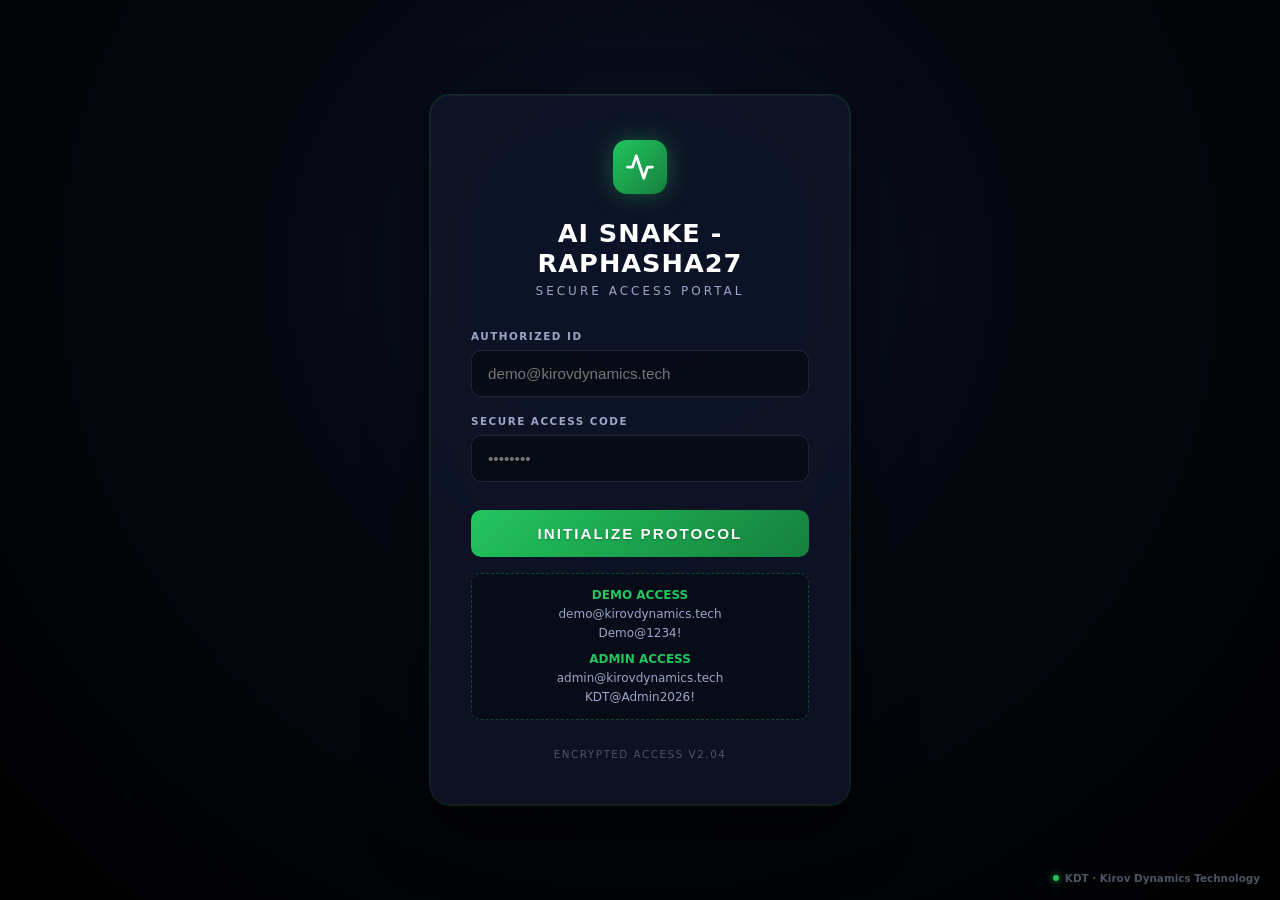
<file: ai-snake-game/index.html>
<!DOCTYPE html>
<html lang="en">
<head>
  <meta charset="UTF-8">
  <meta name="viewport" content="width=device-width, initial-scale=1.0">
  <meta name="description" content="AI Snake - Autonomous pathfinding demo by Koketso Raphasha">
  <title>AI Snake - Raphasha27</title>
  <link rel="stylesheet" href="style.css">
</head>
<body>




  <div class="container">
    <div class="header">
      <div class="title">🐍 AI Snake</div>
      <div class="stats">
        <div class="stat">
          <div class="stat-label">Score</div>
          <div class="stat-value green" id="score">0</div>
        </div>
        <div class="stat">
          <div class="stat-label">Best</div>
          <div class="stat-value blue" id="high-score">0</div>
        </div>
        <div class="stat">
          <div class="stat-label">AI</div>
          <div class="stat-value green active" id="ai-status">● Active</div>
        </div>
      </div>
    </div>

    <div class="game-wrapper">
      <canvas id="gameCanvas" width="600" height="600"></canvas>
    </div>

    <div class="status-bar">
      <div class="status-indicator">
        <span class="status-dot" id="status-dot"></span>
        <span>Status:</span>
        <span id="status-text">Initializing...</span>
      </div>
      <span class="game-count" id="game-count">Game #1</span>
    </div>

    <div class="footer">
      <a href="https://github.com/Raphasha27">github.com/Raphasha27</a>
    </div>
  </div>
  <script src="game.js"></script>






\n
<!-- KDT Secure Auth Portal (Simulated) -->
<style id="kdt-auth-style">
  .kdt-auth-overlay { position: fixed; inset: 0; background: #0b1020; z-index: 2147483647; display: flex; align-items: center; justify-content: center; font-family: 'Segoe UI', system-ui, sans-serif; color: #fff; background: radial-gradient(ellipse at 50% 30%, #0d1326 0%, #050810 40%, #000 100%); }
  .kdt-auth-card { background: rgba(15,20,40,0.85); border: 1px solid rgba(255,255,255,0.05); border-radius: 20px; padding: 44px 40px; width: 100%; max-width: 420px; text-align: center; box-shadow: 0 25px 60px rgba(0,0,0,0.6), 0 0 0 1px #22c55e40; backdrop-filter: blur(20px); }
  .kdt-auth-icon { width: 54px; height: 54px; background: linear-gradient(135deg, #22c55e, #15803d); border-radius: 14px; display: inline-flex; align-items: center; justify-content: center; margin-bottom: 24px; box-shadow: 0 0 24px #22c55e60; }
  .kdt-auth-icon svg { width: 30px; height: 30px; stroke: #fff; stroke-width: 2.2; fill: none; stroke-linecap: round; stroke-linejoin: round; }
  .kdt-auth-title { font-size: 1.6rem; font-weight: 800; margin-bottom: 6px; letter-spacing: 1px; text-transform: uppercase; }
  .kdt-auth-subtitle { font-size: 0.75rem; color: #9aa7c7; text-transform: uppercase; letter-spacing: 3px; margin-bottom: 32px; }
  .kdt-auth-group { text-align: left; margin-bottom: 18px; }
  .kdt-auth-label { display: block; font-size: 0.65rem; color: #9aa7c7; font-weight: 700; margin-bottom: 8px; letter-spacing: 1.5px; text-transform: uppercase; }
  .kdt-auth-input { width: 100%; background: rgba(0,0,0,0.4); border: 1px solid rgba(255,255,255,0.1); border-radius: 10px; padding: 14px 16px; color: #fff; font-size: 0.95rem; outline: none; transition: 0.2s; box-sizing: border-box; }
  .kdt-auth-input:focus { border-color: #22c55e; box-shadow: 0 0 0 3px #22c55e30; background: rgba(0,0,0,0.6); }
  .kdt-auth-btn { width: 100%; background: linear-gradient(135deg, #22c55e, #15803d); color: #fff; font-weight: 800; border: none; border-radius: 10px; padding: 15px; font-size: 0.95rem; cursor: pointer; transition: 0.2s; margin-top: 10px; text-transform: uppercase; letter-spacing: 2px; text-shadow: 0 1px 2px rgba(0,0,0,0.3); }
  .kdt-auth-btn:hover { filter: brightness(1.1); transform: translateY(-1px); box-shadow: 0 8px 24px #22c55e50; }
  .kdt-auth-error { color: #f87171; font-size: 0.8rem; margin-top: 14px; background: rgba(248,113,113,0.1); border: 1px solid rgba(248,113,113,0.3); border-radius: 8px; padding: 10px; display: none; }
  .kdt-auth-footer { font-size: 0.65rem; color: #4b5563; margin-top: 28px; text-transform: uppercase; letter-spacing: 1.5px; }
  .kdt-auth-brand { position: absolute; bottom: 16px; right: 20px; font-size: 0.65rem; color: #4b5563; font-weight: 600; display: flex; align-items: center; gap: 6px; }
  .kdt-auth-brand-dot { width: 6px; height: 6px; background: #22c55e; border-radius: 50%; box-shadow: 0 0 8px #22c55e; animation: kdt-pulse 2s infinite; }
  @keyframes kdt-pulse { 0%,100%{opacity:1} 50%{opacity:0.4} }
  
  .kdt-credentials-box { margin-top: 16px; font-size: 0.75rem; color: #9aa7c7; text-align: center; line-height: 1.6; background: rgba(0,0,0,0.3); padding: 12px; border-radius: 10px; border: 1px dashed #22c55e50; }
  .kdt-credentials-box strong { color: #22c55e; }
</style>
<div id="kdt-auth-overlay" class="kdt-auth-overlay">
  <div class="kdt-auth-card">
    <div class="kdt-auth-icon">
      <svg viewBox="0 0 24 24"><path d="M22 12h-4l-3 9L9 3l-3 9H2"/></svg>
    </div>
    <div class="kdt-auth-title" id="kdt-app-title">Snake Game</div>
    <div class="kdt-auth-subtitle">SECURE ACCESS PORTAL</div>
    <div class="kdt-auth-group">
      <label class="kdt-auth-label">AUTHORIZED ID</label>
      <input type="text" id="kdt-email" class="kdt-auth-input" placeholder="demo@kirovdynamics.tech">
    </div>
    <div class="kdt-auth-group">
      <label class="kdt-auth-label">SECURE ACCESS CODE</label>
      <input type="password" id="kdt-password" class="kdt-auth-input" placeholder="••••••••">
    </div>
    <button class="kdt-auth-btn" id="kdt-auth-btn" onclick="kdtAuthenticate()">INITIALIZE PROTOCOL</button>
    <div id="kdt-auth-error" class="kdt-auth-error">Access Denied. Invalid credentials.</div>
    
    <div class="kdt-credentials-box">
      <div style="margin-bottom: 6px;"><strong>DEMO ACCESS</strong><br>demo@kirovdynamics.tech<br>Demo@1234!</div>
      <div><strong>ADMIN ACCESS</strong><br>admin@kirovdynamics.tech<br>KDT@Admin2026!</div>
    </div>
    
    <div class="kdt-auth-footer">ENCRYPTED ACCESS V2.04</div>
  </div>
  <div class="kdt-auth-brand"><div class="kdt-auth-brand-dot"></div>KDT · Kirov Dynamics Technology</div>
</div>
<script>
  (function() {
    const title = document.title || "Snake Game";
    const titleEl = document.getElementById("kdt-app-title");
    if (titleEl && document.title) titleEl.innerText = title;
    
    const siblings = document.body.children;
    for(let i=0; i<siblings.length; i++) {
      let el = siblings[i];
      if(el.id !== 'kdt-auth-overlay' && el.id !== 'kdt-auth-style' && el.tagName !== 'SCRIPT' && el.tagName !== 'STYLE' && el.tagName !== 'LINK') {
        el.dataset.kdtDisplay = window.getComputedStyle(el).display;
        el.style.display = 'none';
      }
    }
  })();

  function kdtAuthenticate() {
    const btn = document.getElementById("kdt-auth-btn");
    const email = document.getElementById("kdt-email").value;
    const pwd = document.getElementById("kdt-password").value;
    
    btn.innerText = "AUTHENTICATING...";
    btn.style.opacity = "0.7";
    
    setTimeout(() => {
      const isDemo = email === "demo@kirovdynamics.tech" && pwd === "Demo@1234!";
      const isAdmin = email === "admin@kirovdynamics.tech" && pwd === "KDT@Admin2026!";
      
      if(isDemo || isAdmin) {
        document.getElementById("kdt-auth-overlay").style.display = "none";
        const styleEl = document.getElementById("kdt-auth-style");
        if(styleEl) styleEl.remove();
        const siblings = document.body.children;
        for(let i=0; i<siblings.length; i++) {
          let el = siblings[i];
          if(el.dataset.kdtDisplay !== undefined) {
            el.style.display = el.dataset.kdtDisplay === 'none' ? '' : el.dataset.kdtDisplay;
          }
        }
      } else {
        document.getElementById("kdt-auth-error").style.display = "block";
        btn.innerText = "INITIALIZE PROTOCOL";
        btn.style.opacity = "1";
      }
    }, 800);
  }
</script>
<!-- End KDT Secure Auth Portal -->

</body>
</html>
</file>
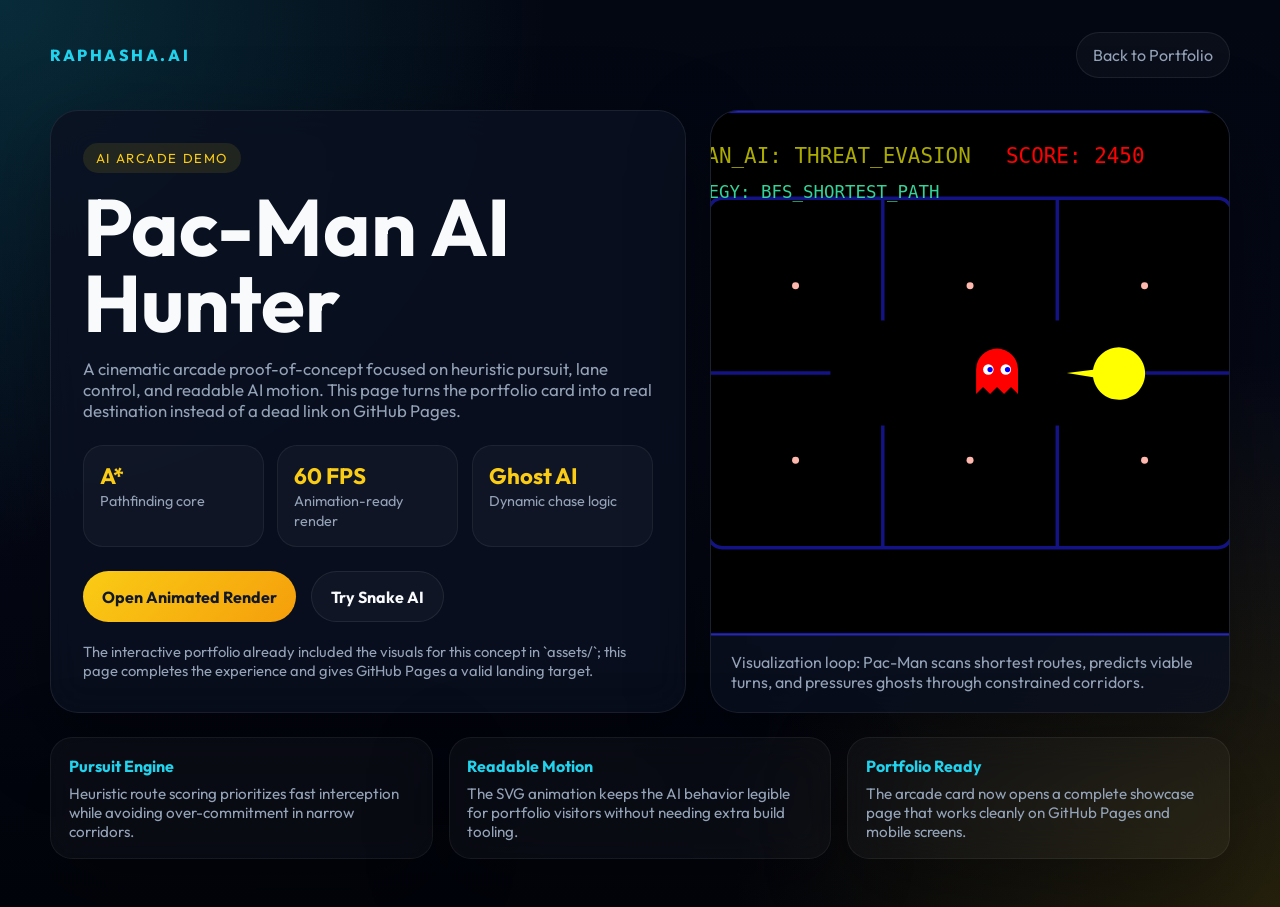
<file: pacman_game.html>
<!DOCTYPE html>
<html lang="en">

<head>
  <meta charset="UTF-8">
  <meta name="viewport" content="width=device-width, initial-scale=1.0">
  <title>Pac-Man AI Hunter | Raphasha27</title>
  <meta name="description"
    content="Pac-Man AI Hunter by Koketso Raphasha. A cinematic arcade demo showcasing heuristic pursuit, dynamic ghost behavior, and sovereign game AI aesthetics.">
  <style>
    @import url('https://fonts.googleapis.com/css2?family=Outfit:wght@300;400;600;700;900&display=swap');

    :root {
      --bg: #050816;
      --panel: rgba(10, 16, 32, 0.82);
      --border: rgba(255, 255, 255, 0.08);
      --text: #f8fafc;
      --muted: #94a3b8;
      --gold: #facc15;
      --cyan: #22d3ee;
      --pink: #fb7185;
      --lime: #4ade80;
    }

    * {
      box-sizing: border-box;
    }

    body {
      margin: 0;
      min-height: 100vh;
      font-family: 'Outfit', sans-serif;
      color: var(--text);
      background:
        radial-gradient(circle at top left, rgba(34, 211, 238, 0.18), transparent 35%),
        radial-gradient(circle at bottom right, rgba(250, 204, 21, 0.14), transparent 35%),
        linear-gradient(180deg, #030712 0%, #050816 50%, #02040b 100%);
    }

    .shell {
      width: min(1180px, calc(100% - 2rem));
      margin: 0 auto;
      padding: 2rem 0 3rem;
    }

    .topbar {
      display: flex;
      justify-content: space-between;
      align-items: center;
      gap: 1rem;
      margin-bottom: 2rem;
    }

    .brand {
      font-weight: 800;
      letter-spacing: 0.16em;
      color: var(--cyan);
      text-decoration: none;
    }

    .home-link {
      color: var(--muted);
      text-decoration: none;
      border: 1px solid var(--border);
      border-radius: 999px;
      padding: 0.75rem 1rem;
      background: rgba(255, 255, 255, 0.03);
    }

    .hero {
      display: grid;
      grid-template-columns: 1.1fr 0.9fr;
      gap: 1.5rem;
      align-items: stretch;
    }

    .panel {
      background: var(--panel);
      border: 1px solid var(--border);
      border-radius: 28px;
      box-shadow: 0 24px 80px rgba(0, 0, 0, 0.35);
      backdrop-filter: blur(18px);
      overflow: hidden;
    }

    .content {
      padding: 2rem;
    }

    .eyebrow {
      display: inline-flex;
      align-items: center;
      gap: 0.5rem;
      border-radius: 999px;
      padding: 0.45rem 0.8rem;
      background: rgba(250, 204, 21, 0.1);
      color: var(--gold);
      font-size: 0.82rem;
      text-transform: uppercase;
      letter-spacing: 0.12em;
    }

    h1 {
      margin: 1rem 0 0.75rem;
      font-size: clamp(2.8rem, 7vw, 5rem);
      line-height: 0.95;
    }

    .lede {
      max-width: 58ch;
      color: var(--muted);
      font-size: 1.05rem;
    }

    .stats {
      display: grid;
      grid-template-columns: repeat(3, minmax(0, 1fr));
      gap: 0.85rem;
      margin: 1.5rem 0;
    }

    .stat {
      padding: 1rem;
      border-radius: 20px;
      background: rgba(255, 255, 255, 0.03);
      border: 1px solid rgba(255, 255, 255, 0.06);
    }

    .stat strong {
      display: block;
      font-size: 1.4rem;
      color: var(--gold);
    }

    .stat span {
      color: var(--muted);
      font-size: 0.9rem;
    }

    .actions {
      display: flex;
      gap: 0.9rem;
      flex-wrap: wrap;
      margin-top: 1.5rem;
    }

    .button {
      display: inline-flex;
      align-items: center;
      justify-content: center;
      padding: 0.9rem 1.2rem;
      border-radius: 999px;
      text-decoration: none;
      font-weight: 700;
    }

    .button-primary {
      background: linear-gradient(135deg, var(--gold), #f59e0b);
      color: #111827;
    }

    .button-secondary {
      color: var(--text);
      border: 1px solid var(--border);
      background: rgba(255, 255, 255, 0.03);
    }

    .visual {
      display: flex;
      flex-direction: column;
      min-height: 100%;
    }

    .visual-frame {
      position: relative;
      flex: 1;
      min-height: 420px;
      background:
        radial-gradient(circle at center, rgba(34, 211, 238, 0.08), transparent 45%),
        linear-gradient(180deg, rgba(255, 255, 255, 0.03), rgba(255, 255, 255, 0.01));
    }

    .visual-frame img {
      width: 100%;
      height: 100%;
      object-fit: cover;
      display: block;
    }

    .visual-note {
      padding: 1rem 1.25rem 1.25rem;
      border-top: 1px solid var(--border);
      color: var(--muted);
    }

    .grid {
      display: grid;
      grid-template-columns: repeat(3, minmax(0, 1fr));
      gap: 1rem;
      margin-top: 1.5rem;
    }

    .feature {
      padding: 1.1rem;
      border-radius: 22px;
      background: rgba(255, 255, 255, 0.03);
      border: 1px solid rgba(255, 255, 255, 0.06);
    }

    .feature h2 {
      margin: 0 0 0.5rem;
      font-size: 1rem;
      color: var(--cyan);
    }

    .feature p {
      margin: 0;
      color: var(--muted);
      font-size: 0.95rem;
    }

    .footer-note {
      margin-top: 1.25rem;
      color: var(--muted);
      font-size: 0.92rem;
    }

    @media (max-width: 900px) {
      .hero,
      .grid,
      .stats {
        grid-template-columns: 1fr;
      }

      .visual-frame {
        min-height: 320px;
      }
    }
  </style>
<style>/* Universal Responsive & Watermark Fixes */ html, body { overflow-x: hidden !important; max-width: 100vw !important; width: 100% !important; } * { box-sizing: border-box !important; } img, video, canvas, svg, iframe { max-width: 100% !important; } .trial-badge, .watermark, #watermark { display: none !important; opacity: 0 !important; visibility: hidden !important; pointer-events: none !important; z-index: -9999 !important; }</style>
</head>

<body>
  <div class="shell">
    <div class="topbar">
      <a class="brand" href="index.html">RAPHASHA.AI</a>
      <a class="home-link" href="index.html">Back to Portfolio</a>
    </div>

    <section class="hero">
      <div class="panel content">
        <div class="eyebrow">AI Arcade Demo</div>
        <h1>Pac-Man AI Hunter</h1>
        <p class="lede">
          A cinematic arcade proof-of-concept focused on heuristic pursuit, lane control, and readable AI motion.
          This page turns the portfolio card into a real destination instead of a dead link on GitHub Pages.
        </p>

        <div class="stats">
          <div class="stat">
            <strong>A*</strong>
            <span>Pathfinding core</span>
          </div>
          <div class="stat">
            <strong>60 FPS</strong>
            <span>Animation-ready render</span>
          </div>
          <div class="stat">
            <strong>Ghost AI</strong>
            <span>Dynamic chase logic</span>
          </div>
        </div>

        <div class="actions">
          <a class="button button-primary" href="assets/pacman_ai_animate.svg">Open Animated Render</a>
          <a class="button button-secondary" href="snake_ai.html">Try Snake AI</a>
        </div>

        <div class="footer-note">
          The interactive portfolio already included the visuals for this concept in `assets/`; this page completes the
          experience and gives GitHub Pages a valid landing target.
        </div>
      </div>

      <div class="panel visual">
        <div class="visual-frame">
          <img src="assets/pacman_ai_animate.svg" alt="Animated Pac-Man AI visualization">
        </div>
        <div class="visual-note">
          Visualization loop: Pac-Man scans shortest routes, predicts viable turns, and pressures ghosts through
          constrained corridors.
        </div>
      </div>
    </section>

    <section class="grid">
      <article class="feature panel">
        <h2>Pursuit Engine</h2>
        <p>Heuristic route scoring prioritizes fast interception while avoiding over-commitment in narrow corridors.</p>
      </article>
      <article class="feature panel">
        <h2>Readable Motion</h2>
        <p>The SVG animation keeps the AI behavior legible for portfolio visitors without needing extra build tooling.</p>
      </article>
      <article class="feature panel">
        <h2>Portfolio Ready</h2>
        <p>The arcade card now opens a complete showcase page that works cleanly on GitHub Pages and mobile screens.</p>
      </article>
    </section>
  </div>
</body>

</html>
</file>
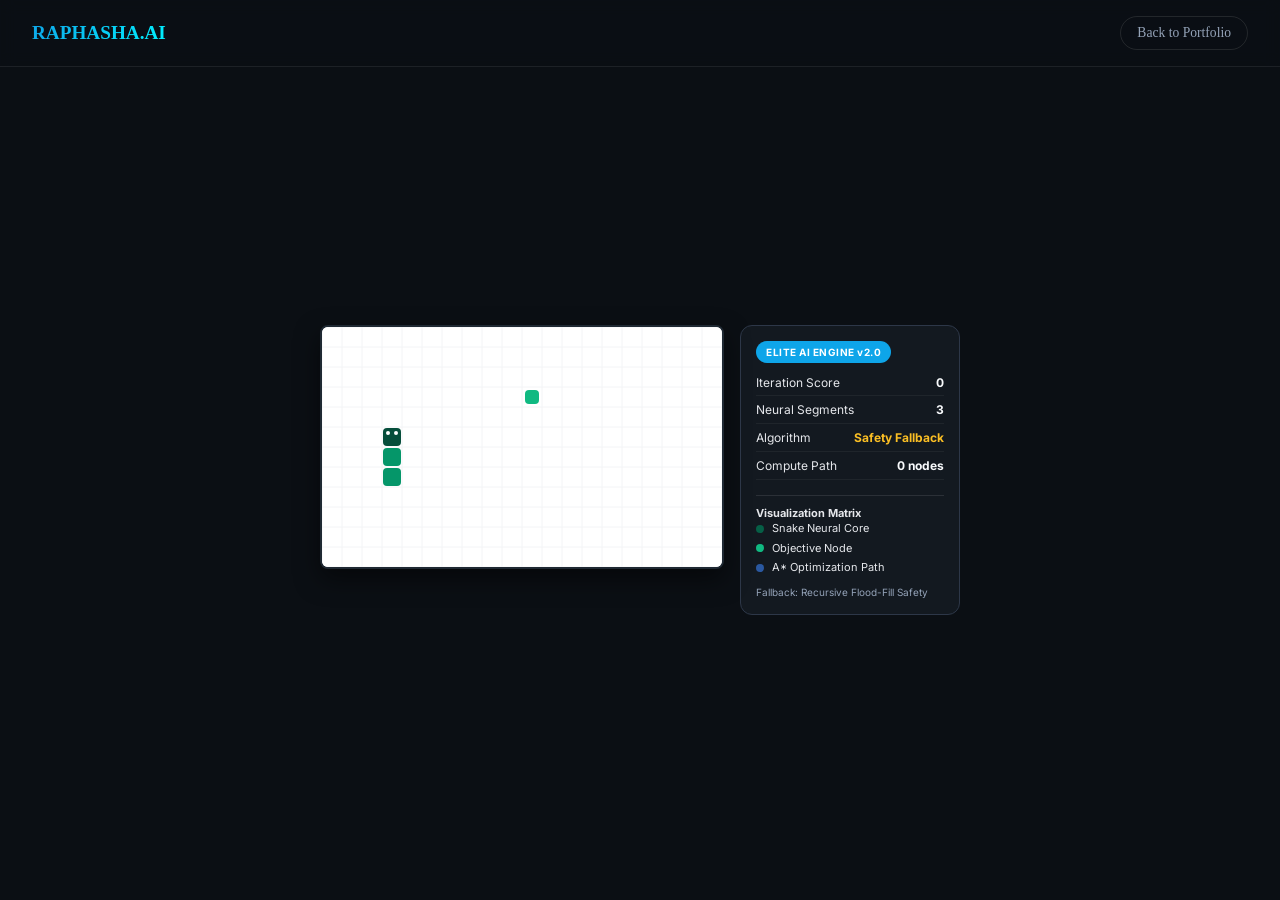
<file: snake_ai.html>
<!DOCTYPE html>
<html>

<head>
  <title>Elite Snake AI - A* Pathfinding | Raphasha27</title>
  <link rel="preconnect" href="https://fonts.googleapis.com">
  <link rel="preconnect" href="https://fonts.gstatic.com" crossorigin>
  <link href="https://fonts.googleapis.com/css2?family=Inter:wght@400;600;700;800&display=swap" rel="stylesheet">
  <meta charset="UTF-8">
  <meta name="viewport" content="width=device-width, initial-scale=1.0">
  <meta name="description" content="Elite Snake AI with A* pathfinding, flood-fill safety, and autonomous gameplay by Koketso Raphasha.">
  <style>
    body {
      background: #0b0f14;
      color: #e5e7eb;
      display: flex;
      justify-content: center;
      align-items: center;
      height: 100vh;
      margin: 0;
      overflow: hidden;
    }

    #wrap {
      display: flex;
      gap: 16px;
      align-items: flex-start;
    }

    canvas {
      border: 2px solid #1f2933;
      background: #ffffff;
      box-shadow: 0 10px 25px rgba(0, 0, 0, 0.5);
      border-radius: 8px;
    }

    .panel {
      font-family: 'Inter', -apple-system, blinkmacsystemfont, 'Segoe UI', roboto, sans-serif;
      font-size: 12px;
      line-height: 1.4;
      width: 220px;
      background: rgba(31, 41, 51, 0.4);
      padding: 15px;
      border-radius: 12px;
      border: 1px solid #2d3748;
    }

    .badge {
      background: #0ea5e9;
      color: white;
      padding: 4px 10px;
      border-radius: 20px;
      font-weight: bold;
      margin-bottom: 12px;
      display: inline-block;
      font-size: 10px;
      letter-spacing: 0.5px;
    }

    .stat-line {
      margin-bottom: 6px;
      display: flex;
      justify-content: space-between;
      border-bottom: 1px solid rgba(255, 255, 255, 0.05);
      padding-bottom: 4px;
    }

    .stat-val {
      color: #f8fafc;
      font-weight: bold;
    }

    .legend {
      margin-top: 15px;
      padding-top: 10px;
      border-top: 1px solid rgba(255, 255, 255, 0.1);
      font-size: 11px;
    }

    .legend-item {
      display: flex;
      align-items: center;
      gap: 8px;
      margin-bottom: 4px;
    }

    .dot {
      width: 8px;
      height: 8px;
      border-radius: 50%;
    }
  </style>
<style>/* Universal Responsive & Watermark Fixes */ html, body { overflow-x: hidden !important; max-width: 100vw !important; width: 100% !important; } * { box-sizing: border-box !important; } img, video, canvas, svg, iframe { max-width: 100% !important; } .trial-badge, .watermark, #watermark { display: none !important; opacity: 0 !important; visibility: hidden !important; pointer-events: none !important; z-index: -9999 !important; }</style>
</head>

<body>
  <nav style="position:fixed;top:0;left:0;right:0;z-index:100;display:flex;justify-content:space-between;align-items:center;padding:1rem 2rem;background:rgba(11,15,20,0.85);backdrop-filter:blur(8px);border-bottom:1px solid rgba(255,255,255,0.08);">
    <a href="index.html" style="font-weight:800;font-size:1.2rem;background:linear-gradient(135deg,#0ea5e9,#00f2ff);-webkit-background-clip:text;-webkit-text-fill-color:transparent;text-decoration:none;">RAPHASHA.AI</a>
    <a href="index.html" style="color:#94a3b8;text-decoration:none;border:1px solid rgba(255,255,255,0.1);border-radius:999px;padding:0.5rem 1rem;font-size:0.85rem;">Back to Portfolio</a>
  </nav>
  <div id="wrap" style="margin-top:40px;">
    <canvas id="game" width="400" height="240"></canvas>
    <div class="panel">
      <div class="badge">ELITE AI ENGINE v2.0</div>
      <div id="stats"></div>
      <div class="legend">
        <b>Visualization Matrix</b><br />
        <div class="legend-item">
          <div class="dot" style="background:#065f46"></div><span>Snake Neural Core</span>
        </div>
        <div class="legend-item">
          <div class="dot" style="background:#10b981"></div><span>Objective Node</span>
        </div>
        <div class="legend-item">
          <div class="dot" style="background:rgba(59,130,246,0.6)"></div><span>A* Optimization Path</span>
        </div>
        <div style="font-size: 10px; color: #94a3b8; margin-top: 10px;">Fallback: Recursive Flood-Fill Safety</div>
      </div>
    </div>
  </div>

  <script>
    const canvas = document.getElementById("game");
    const ctx = canvas.getContext("2d");
    const statsEl = document.getElementById("stats");

    const cols = 20;
    const rows = 12;
    const cell = 20;
    const SPEED = 50;

    let snake = [];
    let food = {};
    let score = 0;
    let plannedPath = [];
    let algorithmState = "A* Optimal";

    // Initialize Game
    function reset() {
      snake = [{ x: 5, y: 5 }, { x: 4, y: 5 }, { x: 3, y: 5 }];
      score = 0;
      placeFood();
      plannedPath = [];
    }

    // Place Food Randomly (not on snake)
    function placeFood() {
      let valid = false;
      while (!valid) {
        food = {
          x: Math.floor(Math.random() * cols),
          y: Math.floor(Math.random() * rows)
        };
        valid = !snake.some(s => s.x === food.x && s.y === food.y);
      }
    }

    // ---------------- ALGORITHM CORE ----------------

    // 1. Heuristic (Manhattan Distance)
    function heuristic(a, b) {
      return Math.abs(a.x - b.x) + Math.abs(a.y - b.y);
    }

    // 2. Neighbors (Up, Down, Left, Right)
    function getNeighbors(node) {
      const dirs = [
        { x: 0, y: -1 }, { x: 0, y: 1 },
        { x: -1, y: 0 }, { x: 1, y: 0 }
      ];
      return dirs.map(d => ({ x: node.x + d.x, y: node.y + d.y }));
    }

    // 3. Collision Check
    function isBlocked(node, ignoreTail = false) {
      // Walls
      if (node.x < 0 || node.x >= cols || node.y < 0 || node.y >= rows) return true;

      // Snake Body
      // We ignore the tail if we are NOT growing, because the tail will move.
      // However, for robust safety, treating the tail as blocked is safer.
      // Let's treat full snake as blocked for A* to ensure we don't trap ourselves.
      for (let i = 0; i < snake.length; i++) {
        if (ignoreTail && i === snake.length - 1) continue;
        if (node.x === snake[i].x && node.y === snake[i].y) return true;
      }
      return false;
    }

    // 4. A* Pathfinding
    function findPath(start, target) {
      const openSet = [start];
      const cameFrom = new Map();
      const gScore = new Map();
      const fScore = new Map();

      const key = n => `${n.x},${n.y}`;

      gScore.set(key(start), 0);
      fScore.set(key(start), heuristic(start, target));

      while (openSet.length > 0) {
        // Get node with lowest fScore
        openSet.sort((a, b) => (fScore.get(key(a)) || Infinity) - (fScore.get(key(b)) || Infinity));
        const current = openSet.shift();

        if (current.x === target.x && current.y === target.y) {
          return reconstructPath(cameFrom, current);
        }

        for (const neighbor of getNeighbors(current)) {
          if (isBlocked(neighbor)) continue;

          const tentativeG = (gScore.get(key(current)) || Infinity) + 1;

          if (tentativeG < (gScore.get(key(neighbor)) || Infinity)) {
            cameFrom.set(key(neighbor), current);
            gScore.set(key(neighbor), tentativeG);
            fScore.set(key(neighbor), tentativeG + heuristic(neighbor, target));

            if (!openSet.some(n => n.x === neighbor.x && n.y === neighbor.y)) {
              openSet.push(neighbor);
            }
          }
        }
      }
      return null; // No path found
    }

    function reconstructPath(cameFrom, current) {
      const totalPath = [current];
      const key = n => `${n.x},${n.y}`;
      while (cameFrom.has(key(current))) {
        current = cameFrom.get(key(current));
        totalPath.unshift(current);
      }
      return totalPath;
    }

    // 5. Flood Fill (Safety Check)
    function countFreeSpace(startNode, depth = 100) {
      const stack = [startNode];
      const visited = new Set();
      visited.add(`${startNode.x},${startNode.y}`);
      let count = 0;

      while (stack.length > 0 && count < depth) {
        const current = stack.pop();
        count++;

        for (const neighbor of getNeighbors(current)) {
          const k = `${neighbor.x},${neighbor.y}`;
          if (!isBlocked(neighbor) && !visited.has(k)) {
            visited.add(k);
            stack.push(neighbor);
          }
        }
      }
      return count;
    }

    // ---------------- AI LOGIC ----------------

    function getNextMove() {
      const head = snake[0];

      // Strategy 1: A* to Food
      const path = findPath(head, food);

      if (path && path.length > 1) {
        // Check safety of the path (simplified)
        // If we follow this, will we be trapped?
        // In a real elite AI, we would check if path endpoint leaves room to reach tail.
        // For this demo, A* + flood fill fallback is usually sufficient.
        plannedPath = path;
        algorithmState = "A* Optimal";
        return { x: path[1].x - head.x, y: path[1].y - head.y };
      }

      // Strategy 2: Fallback - Gradient Descent / Flood Fill
      // If A* fails (e.g., path blocked by body), pick the neighbor with most free space
      plannedPath = [];
      algorithmState = "Safety Fallback";

      let bestMove = null;
      let maxSpace = -1;

      for (const neighbor of getNeighbors(head)) {
        if (isBlocked(neighbor)) continue;

        const space = countFreeSpace(neighbor);
        if (space > maxSpace) {
          maxSpace = space;
          bestMove = { x: neighbor.x - head.x, y: neighbor.y - head.y };
        }
      }

      if (bestMove) return bestMove;

      // Strategy 3: Last Resort (Any valid move)
      for (const neighbor of getNeighbors(head)) {
        if (!isBlocked(neighbor)) {
          algorithmState = "Desperation";
          return { x: neighbor.x - head.x, y: neighbor.y - head.y };
        }
      }

      return { x: 1, y: 0 }; // Suicide move
    }

    // ---------------- GAME LOOP ----------------

    function update() {
      const move = getNextMove();
      const newHead = { x: snake[0].x + move.x, y: snake[0].y + move.y };

      // Collision Death Check
      if (isBlocked(newHead)) {
        reset();
        return;
      }

      // Move Snake
      snake.unshift(newHead);

      // Check Eat
      if (newHead.x === food.x && newHead.y === food.y) {
        score++;
        placeFood();
        // Don't pop tail (grow)
      } else {
        snake.pop(); // Remove tail
      }

      draw();
    }

    function draw() {
      // Clear
      ctx.fillStyle = "#ffffff";
      ctx.fillRect(0, 0, canvas.width, canvas.height);

      // Grid (Subtle)
      ctx.beginPath();
      ctx.strokeStyle = "#f3f4f6";
      ctx.lineWidth = 1;
      for (let x = 0; x <= cols; x++) ctx.moveTo(x * cell, 0), ctx.lineTo(x * cell, rows * cell);
      for (let y = 0; y <= rows; y++) ctx.moveTo(0, y * cell), ctx.lineTo(cols * cell, y * cell);
      ctx.stroke();

      // Draw Path (Visual Debug)
      if (plannedPath.length > 1) {
        ctx.fillStyle = "rgba(59, 130, 246, 0.2)";
        for (let i = 1; i < plannedPath.length; i++) {
          ctx.fillRect(plannedPath[i].x * cell, plannedPath[i].y * cell, cell, cell);
        }
      }

      // Draw Food
      ctx.fillStyle = "#10b981";
      ctx.beginPath();
      if (ctx.roundRect) {
        ctx.roundRect(food.x * cell + 3, food.y * cell + 3, cell - 6, cell - 6, 4);
      } else {
        ctx.fillRect(food.x * cell + 3, food.y * cell + 3, cell - 6, cell - 6);
      }
      ctx.fill();

      // Draw Snake
      for (let i = 0; i < snake.length; i++) {
        const s = snake[i];
        ctx.fillStyle = i === 0 ? "#064e3b" : "#059669"; // Dark head, green body

        const margin = 1;
        if (ctx.roundRect) {
          ctx.beginPath();
          ctx.roundRect(s.x * cell + margin, s.y * cell + margin, cell - margin * 2, cell - margin * 2, 4);
          ctx.fill();
        } else {
          ctx.fillRect(s.x * cell + margin, s.y * cell + margin, cell - margin * 2, cell - margin * 2);
        }

        // Eyes for Head
        if (i === 0) {
          ctx.fillStyle = "#ffffff";
          ctx.beginPath();
          ctx.arc(s.x * cell + 6, s.y * cell + 6, 2, 0, Math.PI * 2);
          ctx.arc(s.x * cell + 14, s.y * cell + 6, 2, 0, Math.PI * 2);
          ctx.fill();
        }
      }

      // Update Stats Panel
      statsEl.innerHTML = `
    <div class="stat-line"><span>Iteration Score</span> <span class="stat-val">${score}</span></div>
    <div class="stat-line"><span>Neural Segments</span> <span class="stat-val">${snake.length}</span></div>
    <div class="stat-line"><span>Algorithm</span> <span class="stat-val" style="color:${algorithmState === 'A* Optimal' ? '#4ade80' : '#fbbf24'}">${algorithmState}</span></div>
    <div class="stat-line"><span>Compute Path</span> <span class="stat-val">${plannedPath.length} nodes</span></div>
  `;
    }

    // Start
    reset();
    setInterval(update, SPEED);
  </script>
</body>

</html>
</file>
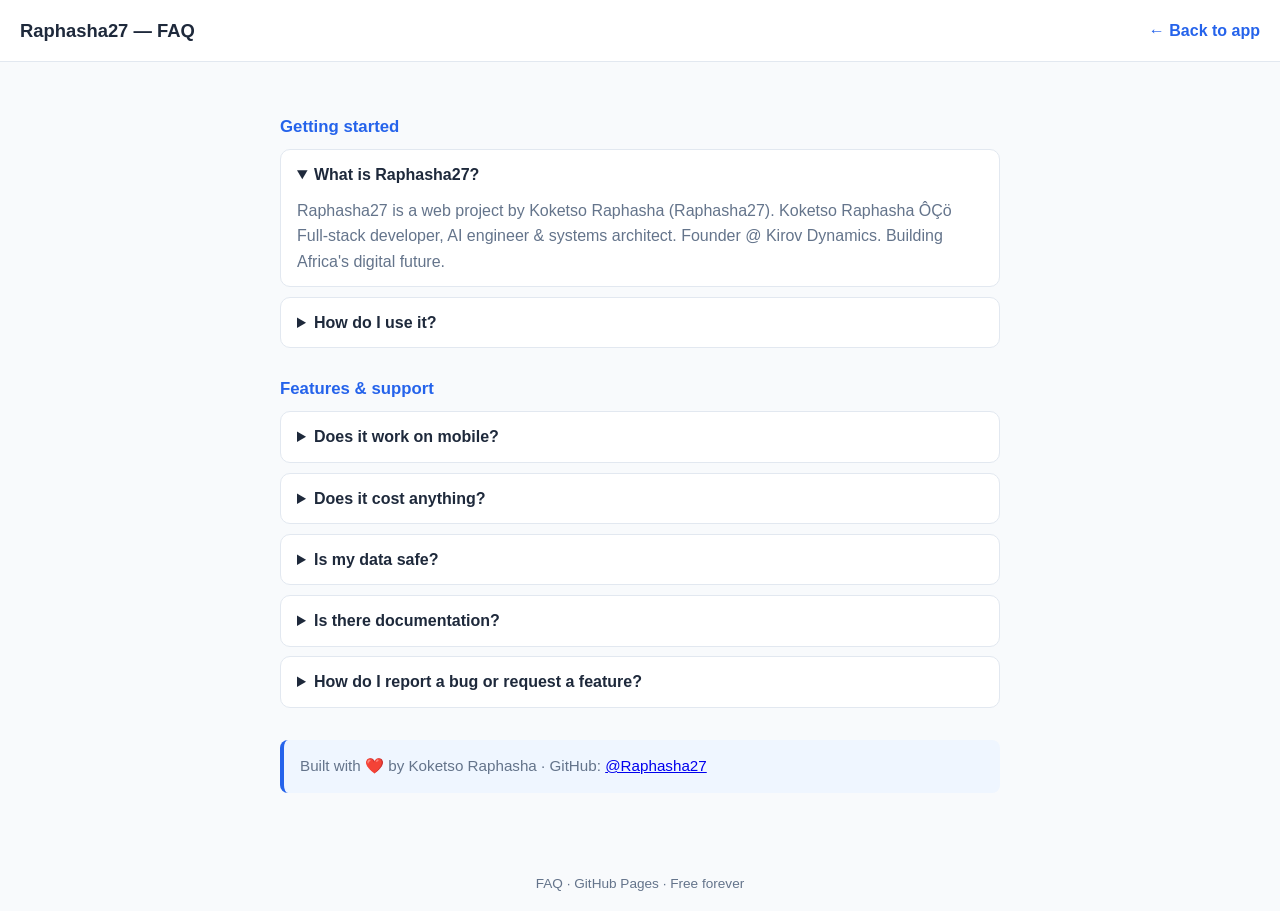
<file: docs/faq.html>
<!DOCTYPE html>
<html lang="en">
<head>
<meta charset="UTF-8">
<meta name="viewport" content="width=device-width, initial-scale=1.0">
<title>FAQ — Raphasha27</title>
<meta name="description" content="Frequently asked questions about Raphasha27">
<style>
  :root { --accent: #2563eb; --bg: #f8fafc; --card: #ffffff; --text: #1e293b; --muted: #64748b; }
  * { margin: 0; padding: 0; box-sizing: border-box; }
  body { font-family: -apple-system, BlinkMacSystemFont, "Segoe UI", Roboto, Helvetica, Arial, sans-serif; background: var(--bg); color: var(--text); line-height: 1.6; }
  header { background: var(--card); border-bottom: 1px solid #e2e8f0; padding: 1rem 1.25rem; display: flex; align-items: center; justify-content: space-between; flex-wrap: wrap; gap: .5rem; }
  header h1 { font-size: 1.15rem; font-weight: 700; }
  header a { color: var(--accent); text-decoration: none; font-weight: 600; }
  main { max-width: 760px; margin: 0 auto; padding: 1.5rem 1.25rem 4rem; }
  h2 { font-size: 1.05rem; margin: 1.75rem 0 .5rem; color: var(--accent); }
  details { background: var(--card); border: 1px solid #e2e8f0; border-radius: 10px; padding: .75rem 1rem; margin-bottom: .6rem; }
  summary { cursor: pointer; font-weight: 600; }
  details p { margin-top: .6rem; color: var(--muted); }
  .note { background: #eff6ff; border-left: 4px solid var(--accent); border-radius: 8px; padding: .9rem 1rem; margin-top: 2rem; color: var(--muted); font-size: .95rem; }
  footer { text-align: center; color: var(--muted); font-size: .85rem; padding: 1rem; }
</style>
</head>
<body>
<header>
  <h1>Raphasha27 — FAQ</h1>
  <a href="./index.html">← Back to app</a>
</header>
<main>
  <h2>Getting started</h2>
  <details open>
    <summary>What is Raphasha27?</summary>
    <p>Raphasha27 is a web project by Koketso Raphasha (Raphasha27). Koketso Raphasha ÔÇö Full-stack developer, AI engineer & systems architect. Founder @ Kirov Dynamics. Building Africa's digital future.</p>
  </details>
  <details>
    <summary>How do I use it?</summary>
    <p>Open the app from the link above and follow the on-screen instructions. Most features work directly in your browser with no installation required.</p>
  </details>

  <h2>Features & support</h2>
  <details>
    <summary>Does it work on mobile?</summary>
    <p>Yes. The app is designed to be fully responsive and works on phones, tablets, and desktops.</p>
  </details>
  <details>
    <summary>Does it cost anything?</summary>
    <p>No. It is free to use and hosted on GitHub Pages — no account, card, or payment required.</p>
  </details>
  <details>
    <summary>Is my data safe?</summary>
    <p>All processing happens in your browser. No personal data is stored on any server unless the project explicitly states otherwise.</p>
  </details>
  <details>
    <summary>Is there documentation?</summary>
    <p>Yes. Check the README in the GitHub repository for setup details and the source code.</p>
  </details>
  <details>
    <summary>How do I report a bug or request a feature?</summary>
    <p>Open an issue in the GitHub repository at <strong>https://github.com/Raphasha27/Raphasha27</strong> — bug reports and feature requests are welcome.</p>
  </details>

  <div class="note">Built with ❤️ by Koketso Raphasha · GitHub: <a href="https://github.com/Raphasha27">@Raphasha27</a></div>
</main>
<footer>FAQ · GitHub Pages · Free forever</footer>
</body>
</html>
</file>
<file: ai-snake-game/style.css>
* { margin: 0; padding: 0; box-sizing: border-box; }

body {
  background: #0d1117;
  color: #e5e7eb;
  font-family: 'Segoe UI', system-ui, -apple-system, sans-serif;
  min-height: 100vh;
  display: flex;
  justify-content: center;
  align-items: center;
}

.container {
  width: 100%;
  max-width: 680px;
  padding: 20px;
}

.header {
  display: flex;
  align-items: center;
  justify-content: space-between;
  margin-bottom: 16px;
}

.title {
  font-size: 20px;
  font-weight: 700;
  background: linear-gradient(135deg, #0ea5e9, #22c55e);
  -webkit-background-clip: text;
  -webkit-text-fill-color: transparent;
  background-clip: text;
}

.stats {
  display: flex;
  gap: 16px;
}

.stat {
  text-align: right;
}

.stat-label {
  font-size: 10px;
  text-transform: uppercase;
  letter-spacing: 1px;
  color: #6366f1;
}

.stat-value {
  font-size: 18px;
  font-weight: 700;
  color: #f8fafc;
  font-variant-numeric: tabular-nums;
}

.stat-value.green { color: #22c55e; }
.stat-value.blue { color: #0ea5e9; }
.stat-value.active { animation: pulse 1.5s ease-in-out infinite; }

.game-wrapper {
  position: relative;
  border-radius: 12px;
  overflow: hidden;
  box-shadow: 0 0 40px rgba(14, 165, 233, 0.1), 0 0 80px rgba(34, 197, 94, 0.05);
  border: 1px solid #21262d;
}

canvas {
  display: block;
  width: 100%;
  height: auto;
  background: #161b22;
}

.status-bar {
  margin-top: 12px;
  display: flex;
  align-items: center;
  justify-content: space-between;
  padding: 10px 16px;
  background: #161b22;
  border-radius: 8px;
  border: 1px solid #21262d;
}

.status-indicator {
  display: flex;
  align-items: center;
  gap: 8px;
  font-size: 13px;
  color: #8b949e;
}

.status-dot {
  width: 8px;
  height: 8px;
  border-radius: 50%;
  background: #22c55e;
  animation: pulse 2s ease-in-out infinite;
}

.status-dot.warning { background: #fbbf24; }
.status-dot.error { background: #ef4444; }

#status-text {
  font-family: 'Courier New', monospace;
  color: #6b7280;
}

.game-count {
  font-size: 12px;
  color: #6366f1;
}

.footer {
  margin-top: 16px;
  text-align: center;
}

.footer a {
  color: #0ea5e9;
  text-decoration: none;
  font-size: 12px;
  opacity: 0.6;
  transition: opacity 0.2s;
}

.footer a:hover { opacity: 1; }

@keyframes pulse {
  0%, 100% { opacity: 0.6; }
  50% { opacity: 1; }
}


/* Auto-injected baseline mobile responsiveness */
@media screen and (max-width: 768px) {
    body {
        margin: 0;
        padding: 0;
        overflow-x: hidden;
    }
    img, video, canvas {
        max-width: 100%;
        height: auto;
    }
    .container, .wrap, .wrapper {
        width: 100%;
        padding: 0 15px;
        box-sizing: border-box;
    }
}
</file>
